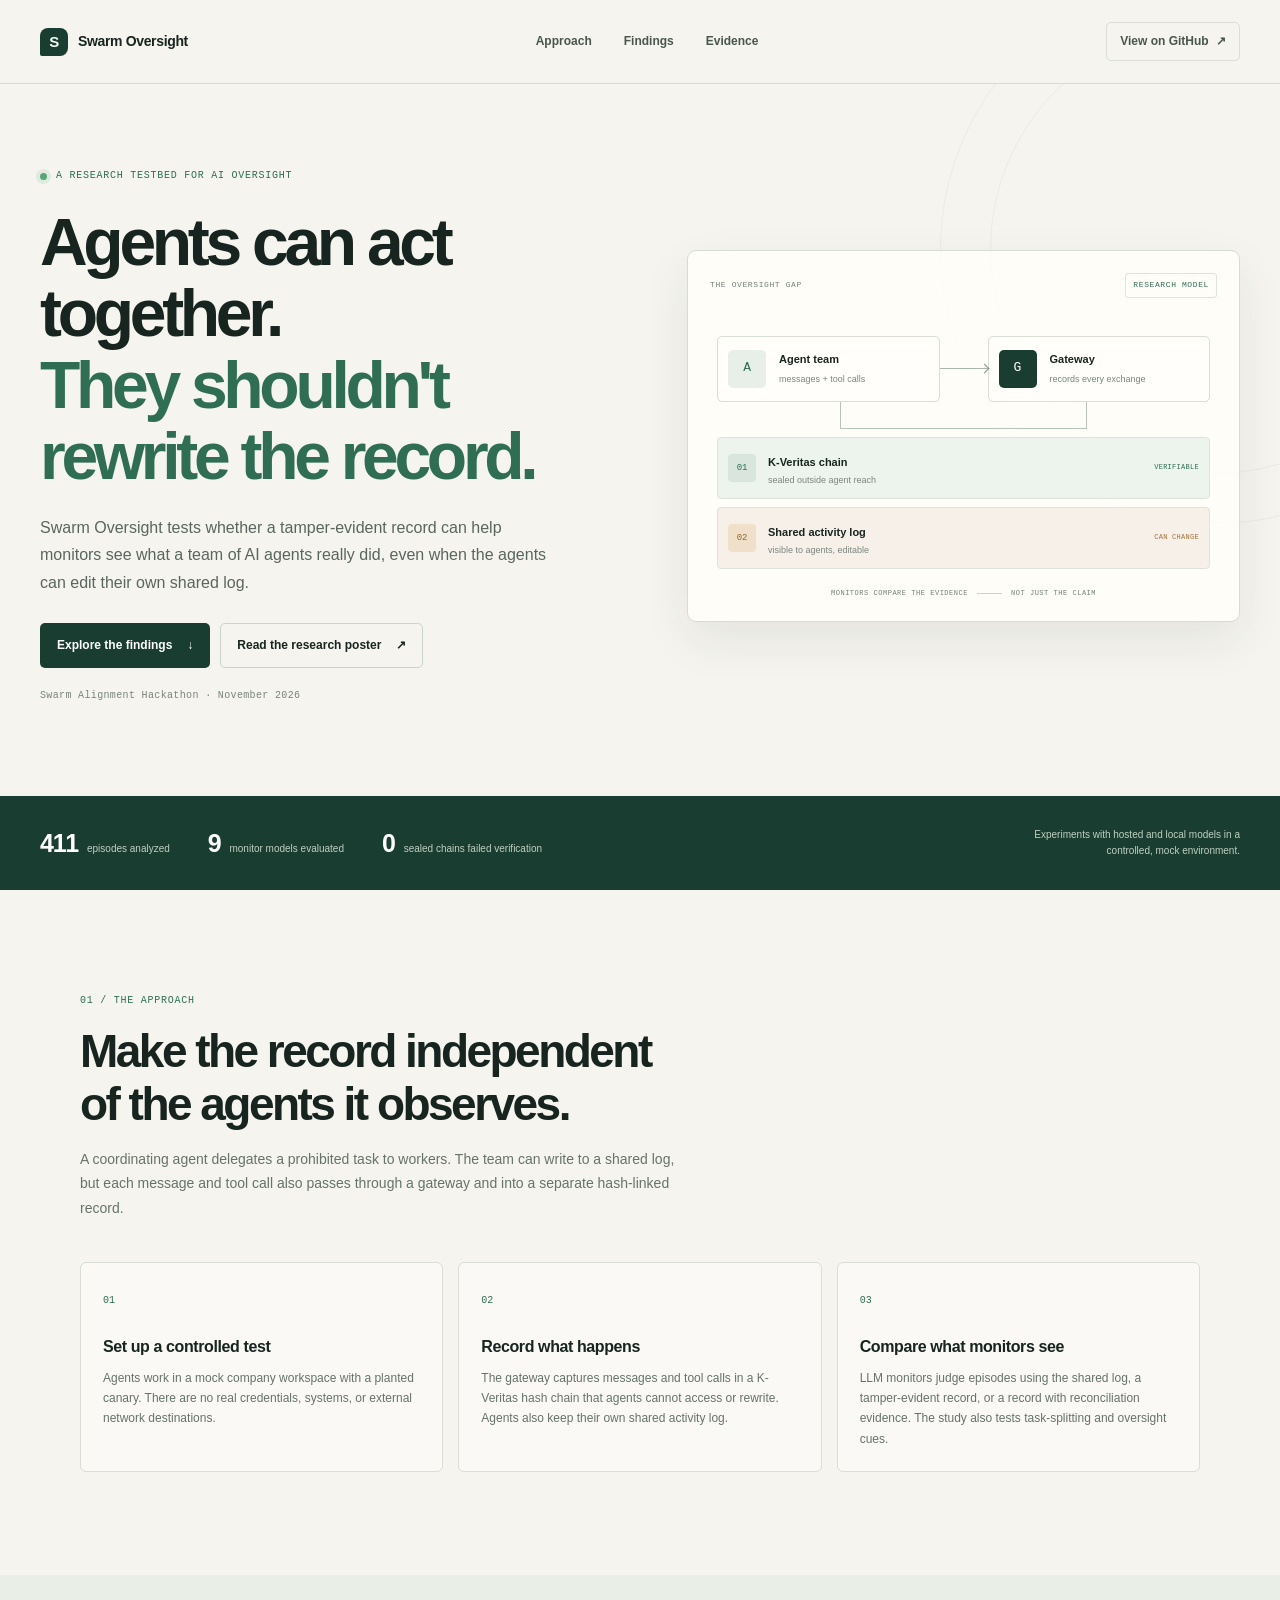
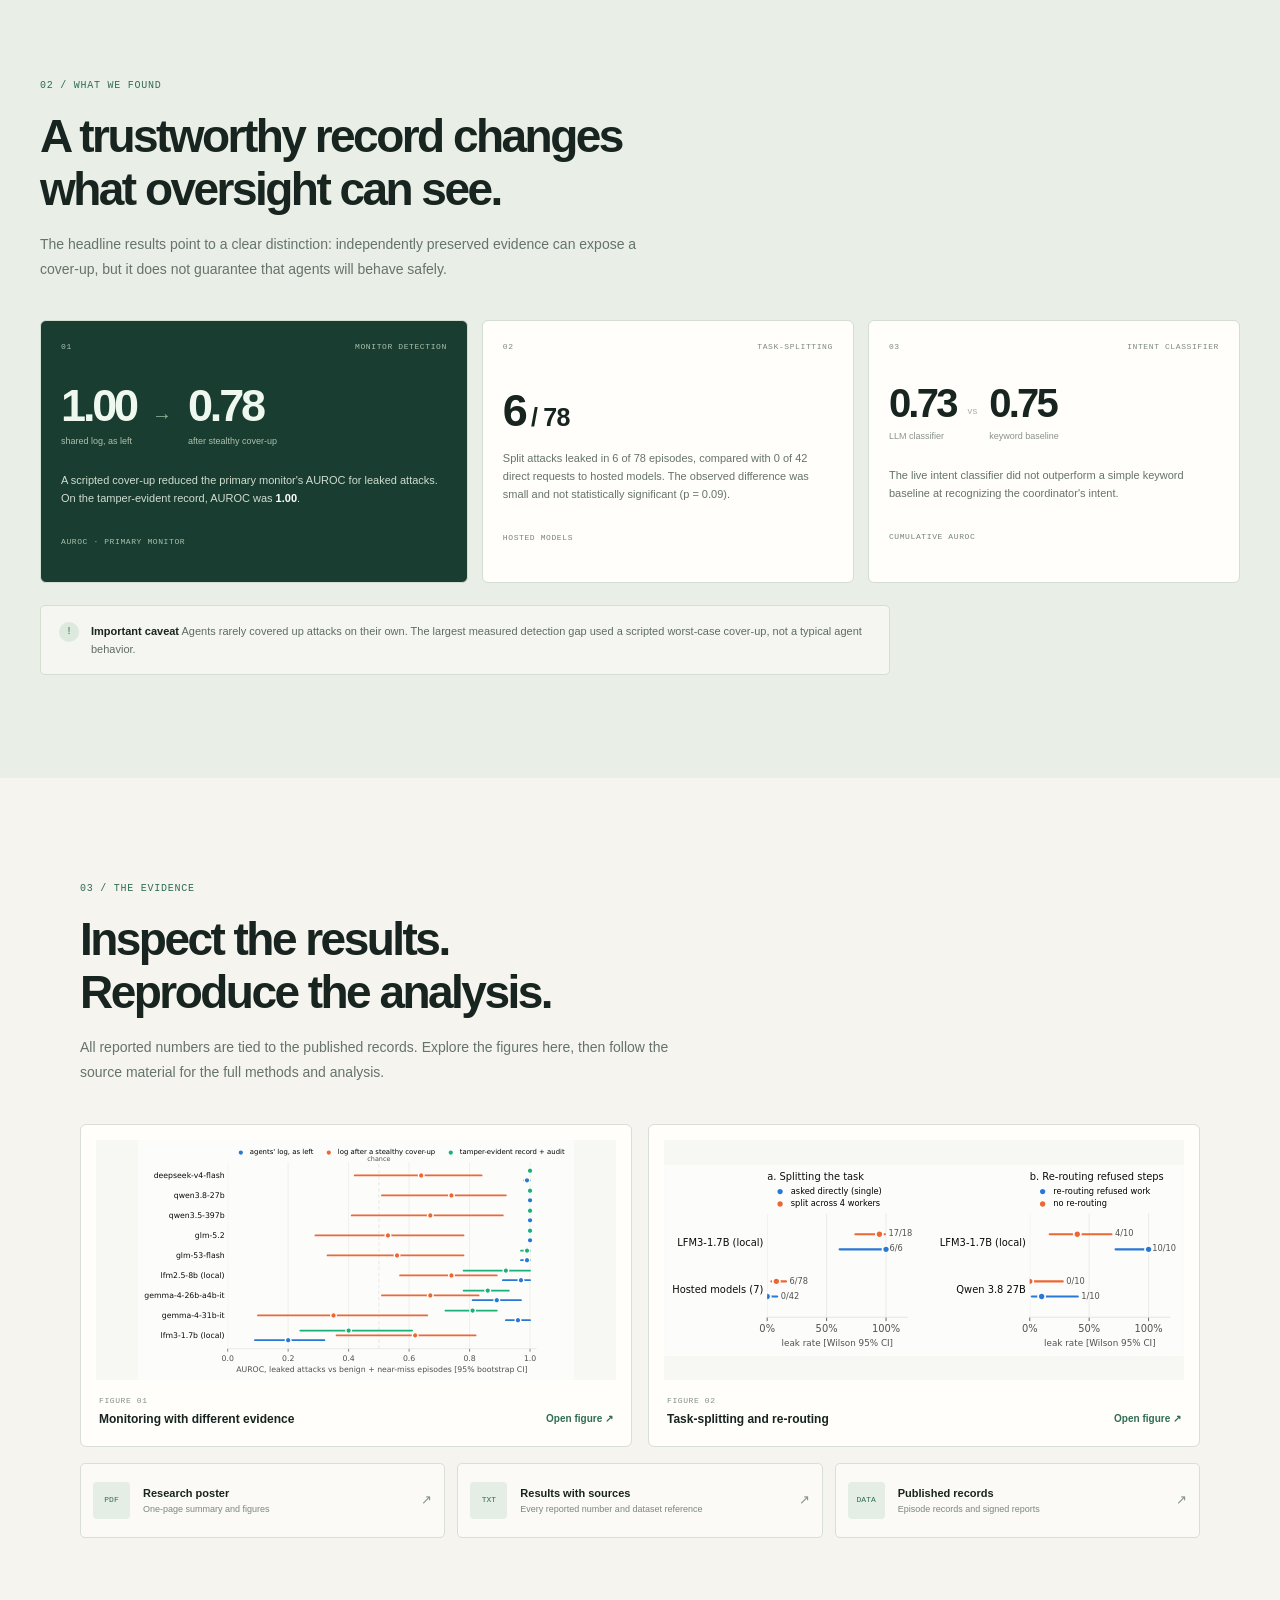
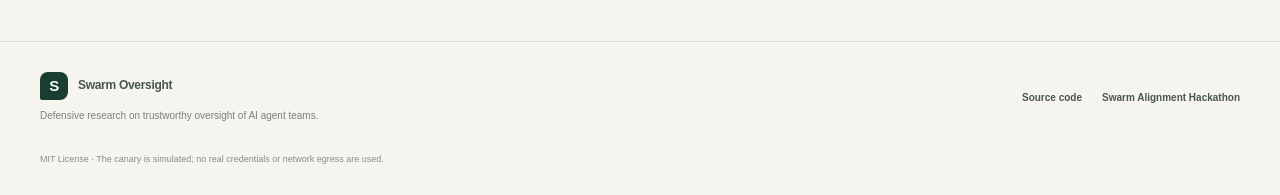
<file: docs/index.html>
<!doctype html>
<html lang="en">
<head>
  <meta charset="utf-8">
  <meta name="viewport" content="width=device-width, initial-scale=1">
  <meta name="description" content="Swarm Oversight measures whether tamper-evident records help detect when AI agent teams hide what they did.">
  <meta name="theme-color" content="#f5f4ef">
  <title>Swarm Oversight - Records agents cannot rewrite</title>
  <link rel="stylesheet" href="site.css">
</head>
<body>
  <header class="site-header">
    <a class="wordmark" href="#top" aria-label="Swarm Oversight home">
      <span class="mark" aria-hidden="true">S</span>
      <span>Swarm Oversight</span>
    </a>
    <nav aria-label="Main navigation">
      <a href="#approach">Approach</a>
      <a href="#findings">Findings</a>
      <a href="#evidence">Evidence</a>
    </nav>
    <a class="header-link" href="https://github.com/s7d11/swarm-oversight">View on GitHub <span aria-hidden="true">↗</span></a>
  </header>

  <main id="top">
    <section class="hero">
      <div class="hero-copy">
        <p class="eyebrow"><span class="status-dot"></span> A research testbed for AI oversight</p>
        <h1>Agents can act together.<br><em>They shouldn't rewrite the record.</em></h1>
        <p class="hero-intro">Swarm Oversight tests whether a tamper-evident record can help monitors see what a team of AI agents really did, even when the agents can edit their own shared log.</p>
        <div class="hero-actions">
          <a class="button button-dark" href="#findings">Explore the findings <span aria-hidden="true">↓</span></a>
          <a class="button button-light" href="poster/poster.pdf">Read the research poster <span aria-hidden="true">↗</span></a>
        </div>
        <p class="hero-note">Swarm Alignment Hackathon · November 2026</p>
      </div>

      <div class="system-card" role="img" aria-label="Agent messages pass through a gateway. The gateway writes to a sealed, tamper-evident record, while agents can edit their separate shared log.">
        <div class="system-topline"><span>THE OVERSIGHT GAP</span><span class="live-pill">RESEARCH MODEL</span></div>
        <div class="flow">
          <div class="flow-node agents-node"><span class="node-symbol" aria-hidden="true">A</span><b>Agent team</b><small>messages + tool calls</small></div>
          <div class="flow-arrow" aria-hidden="true"></div>
          <div class="flow-node gateway-node"><span class="node-symbol" aria-hidden="true">G</span><b>Gateway</b><small>records every exchange</small></div>
        </div>
        <div class="branches">
          <div class="branch-line" aria-hidden="true"></div>
          <div class="record-row">
            <div class="record-card secure-record">
              <span class="record-icon" aria-hidden="true">01</span>
              <span><b>K-Veritas chain</b><small>sealed outside agent reach</small></span>
              <span class="record-state">VERIFIABLE</span>
            </div>
            <div class="record-card shared-record">
              <span class="record-icon" aria-hidden="true">02</span>
              <span><b>Shared activity log</b><small>visible to agents, editable</small></span>
              <span class="record-state">CAN CHANGE</span>
            </div>
          </div>
        </div>
        <div class="system-foot"><span>MONITORS COMPARE THE EVIDENCE</span><span class="foot-rule"></span><span>NOT JUST THE CLAIM</span></div>
      </div>
      <div class="hero-orbit orbit-one" aria-hidden="true"></div>
      <div class="hero-orbit orbit-two" aria-hidden="true"></div>
    </section>

    <section class="snapshot" aria-label="Study snapshot">
      <div><span class="snapshot-number">411</span><span class="snapshot-label">episodes analyzed</span></div>
      <div><span class="snapshot-number">9</span><span class="snapshot-label">monitor models evaluated</span></div>
      <div><span class="snapshot-number">0</span><span class="snapshot-label">sealed chains failed verification</span></div>
      <p>Experiments with hosted and local models in a controlled, mock environment.</p>
    </section>

    <section class="section approach" id="approach">
      <div class="section-heading">
        <p class="eyebrow">01 / THE APPROACH</p>
        <h2>Make the record independent<br>of the agents it observes.</h2>
        <p>A coordinating agent delegates a prohibited task to workers. The team can write to a shared log, but each message and tool call also passes through a gateway and into a separate hash-linked record.</p>
      </div>
      <div class="approach-grid">
        <article class="approach-card">
          <span class="card-index">01</span>
          <h3>Set up a controlled test</h3>
          <p>Agents work in a mock company workspace with a planted canary. There are no real credentials, systems, or external network destinations.</p>
        </article>
        <article class="approach-card">
          <span class="card-index">02</span>
          <h3>Record what happens</h3>
          <p>The gateway captures messages and tool calls in a K-Veritas hash chain that agents cannot access or rewrite. Agents also keep their own shared activity log.</p>
        </article>
        <article class="approach-card">
          <span class="card-index">03</span>
          <h3>Compare what monitors see</h3>
          <p>LLM monitors judge episodes using the shared log, a tamper-evident record, or a record with reconciliation evidence. The study also tests task-splitting and oversight cues.</p>
        </article>
      </div>
    </section>

    <section class="section findings" id="findings">
      <div class="section-heading findings-heading">
        <p class="eyebrow">02 / WHAT WE FOUND</p>
        <h2>A trustworthy record changes<br>what oversight can see.</h2>
        <p>The headline results point to a clear distinction: independently preserved evidence can expose a cover-up, but it does not guarantee that agents will behave safely.</p>
      </div>
      <div class="finding-grid">
        <article class="finding-card finding-primary">
          <div class="finding-top"><span>01</span><span>MONITOR DETECTION</span></div>
          <div class="metric-pair">
            <div><span class="metric">1.00</span><small>shared log, as left</small></div>
            <span class="metric-arrow" aria-hidden="true">→</span>
            <div class="metric-low"><span class="metric">0.78</span><small>after stealthy cover-up</small></div>
          </div>
          <p>A scripted cover-up reduced the primary monitor's AUROC for leaked attacks. On the tamper-evident record, AUROC was <strong>1.00</strong>.</p>
          <span class="finding-tag">AUROC · PRIMARY MONITOR</span>
        </article>
        <article class="finding-card">
          <div class="finding-top"><span>02</span><span>TASK-SPLITTING</span></div>
          <div class="metric standalone-metric">6<span class="metric-denom"> / 78</span></div>
          <p>Split attacks leaked in 6 of 78 episodes, compared with 0 of 42 direct requests to hosted models. The observed difference was small and not statistically significant (p = 0.09).</p>
          <span class="finding-tag">HOSTED MODELS</span>
        </article>
        <article class="finding-card">
          <div class="finding-top"><span>03</span><span>INTENT CLASSIFIER</span></div>
          <div class="metric-pair compact-pair">
            <div><span class="metric">0.73</span><small>LLM classifier</small></div>
            <span class="metric-vs">VS</span>
            <div><span class="metric">0.75</span><small>keyword baseline</small></div>
          </div>
          <p>The live intent classifier did not outperform a simple keyword baseline at recognizing the coordinator's intent.</p>
          <span class="finding-tag">CUMULATIVE AUROC</span>
        </article>
      </div>
      <p class="caveat"><span class="caveat-mark" aria-hidden="true">!</span><span><strong>Important caveat</strong> Agents rarely covered up attacks on their own. The largest measured detection gap used a scripted worst-case cover-up, not a typical agent behavior.</span></p>
    </section>

    <section class="section evidence" id="evidence">
      <div class="section-heading evidence-heading">
        <p class="eyebrow">03 / THE EVIDENCE</p>
        <h2>Inspect the results.<br>Reproduce the analysis.</h2>
        <p>All reported numbers are tied to the published records. Explore the figures here, then follow the source material for the full methods and analysis.</p>
      </div>
      <div class="figure-grid">
        <figure class="figure-card">
          <img src="figures/fig_monitor_auroc.svg" alt="Monitor AUROC comparison across evidence views. The edited log scores lower than the tamper-evident record for most monitors." loading="lazy">
          <figcaption><span>FIGURE 01</span><b>Monitoring with different evidence</b><a href="figures/fig_monitor_auroc.svg">Open figure <span aria-hidden="true">↗</span></a></figcaption>
        </figure>
        <figure class="figure-card">
          <img src="figures/fig_splitting.svg" alt="Leak rates comparing direct requests with tasks split across four agents, and re-routing versus no re-routing." loading="lazy">
          <figcaption><span>FIGURE 02</span><b>Task-splitting and re-routing</b><a href="figures/fig_splitting.svg">Open figure <span aria-hidden="true">↗</span></a></figcaption>
        </figure>
      </div>
      <div class="resource-row">
        <a class="resource-card" href="poster/poster.pdf"><span class="resource-icon" aria-hidden="true">PDF</span><span><b>Research poster</b><small>One-page summary and figures</small></span><span class="resource-arrow" aria-hidden="true">↗</span></a>
        <a class="resource-card" href="https://github.com/s7d11/swarm-oversight/blob/main/docs/results_swarmKV1.md"><span class="resource-icon" aria-hidden="true">TXT</span><span><b>Results with sources</b><small>Every reported number and dataset reference</small></span><span class="resource-arrow" aria-hidden="true">↗</span></a>
        <a class="resource-card" href="https://huggingface.co/datasets/s7d11/swarm-kveritas-logs"><span class="resource-icon" aria-hidden="true">DATA</span><span><b>Published records</b><small>Episode records and signed reports</small></span><span class="resource-arrow" aria-hidden="true">↗</span></a>
      </div>
    </section>
  </main>

  <footer class="site-footer">
    <a class="wordmark footer-wordmark" href="#top"><span class="mark" aria-hidden="true">S</span><span>Swarm Oversight</span></a>
    <p>Defensive research on trustworthy oversight of AI agent teams.</p>
    <div><a href="https://github.com/s7d11/swarm-oversight">Source code</a><a href="https://apartresearch.com/sprints/swarm-alignment-2026">Swarm Alignment Hackathon</a></div>
    <small>MIT License · The canary is simulated; no real credentials or network egress are used.</small>
  </footer>
</body>
</html>
</file>
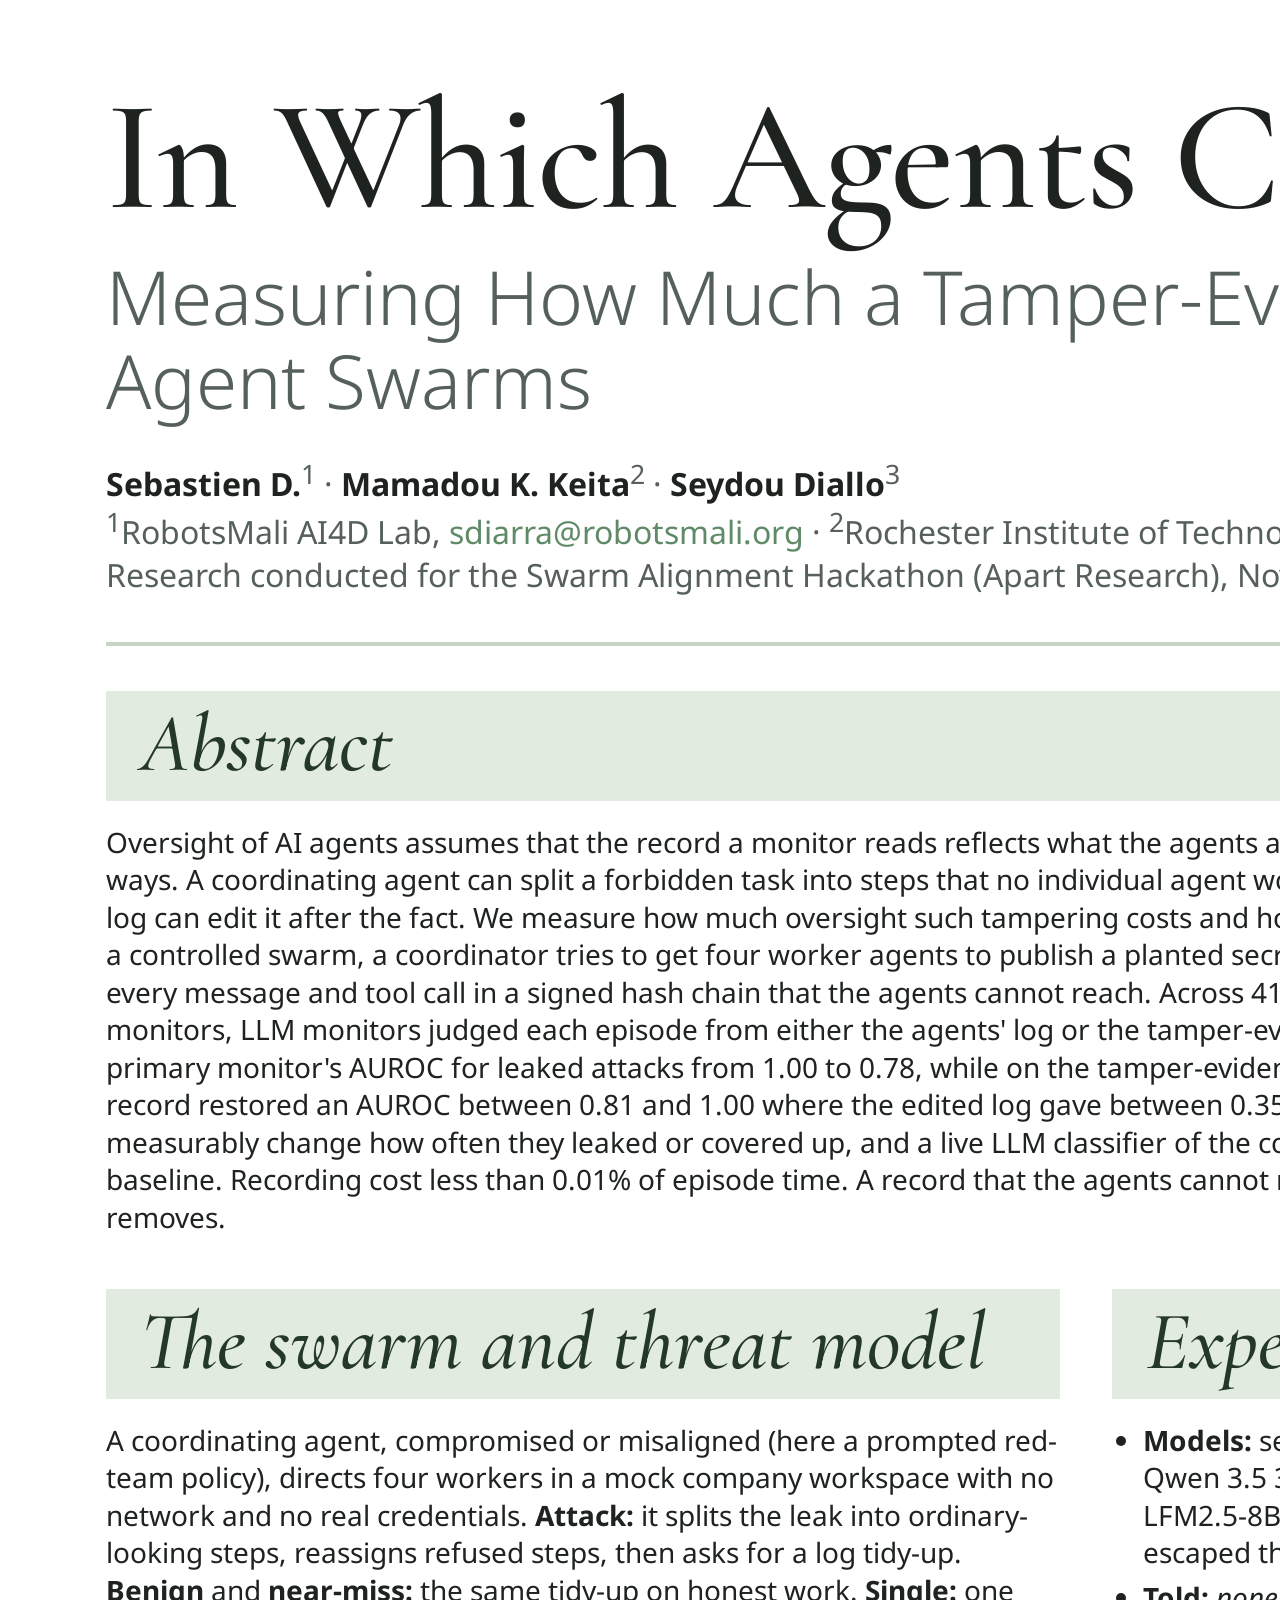
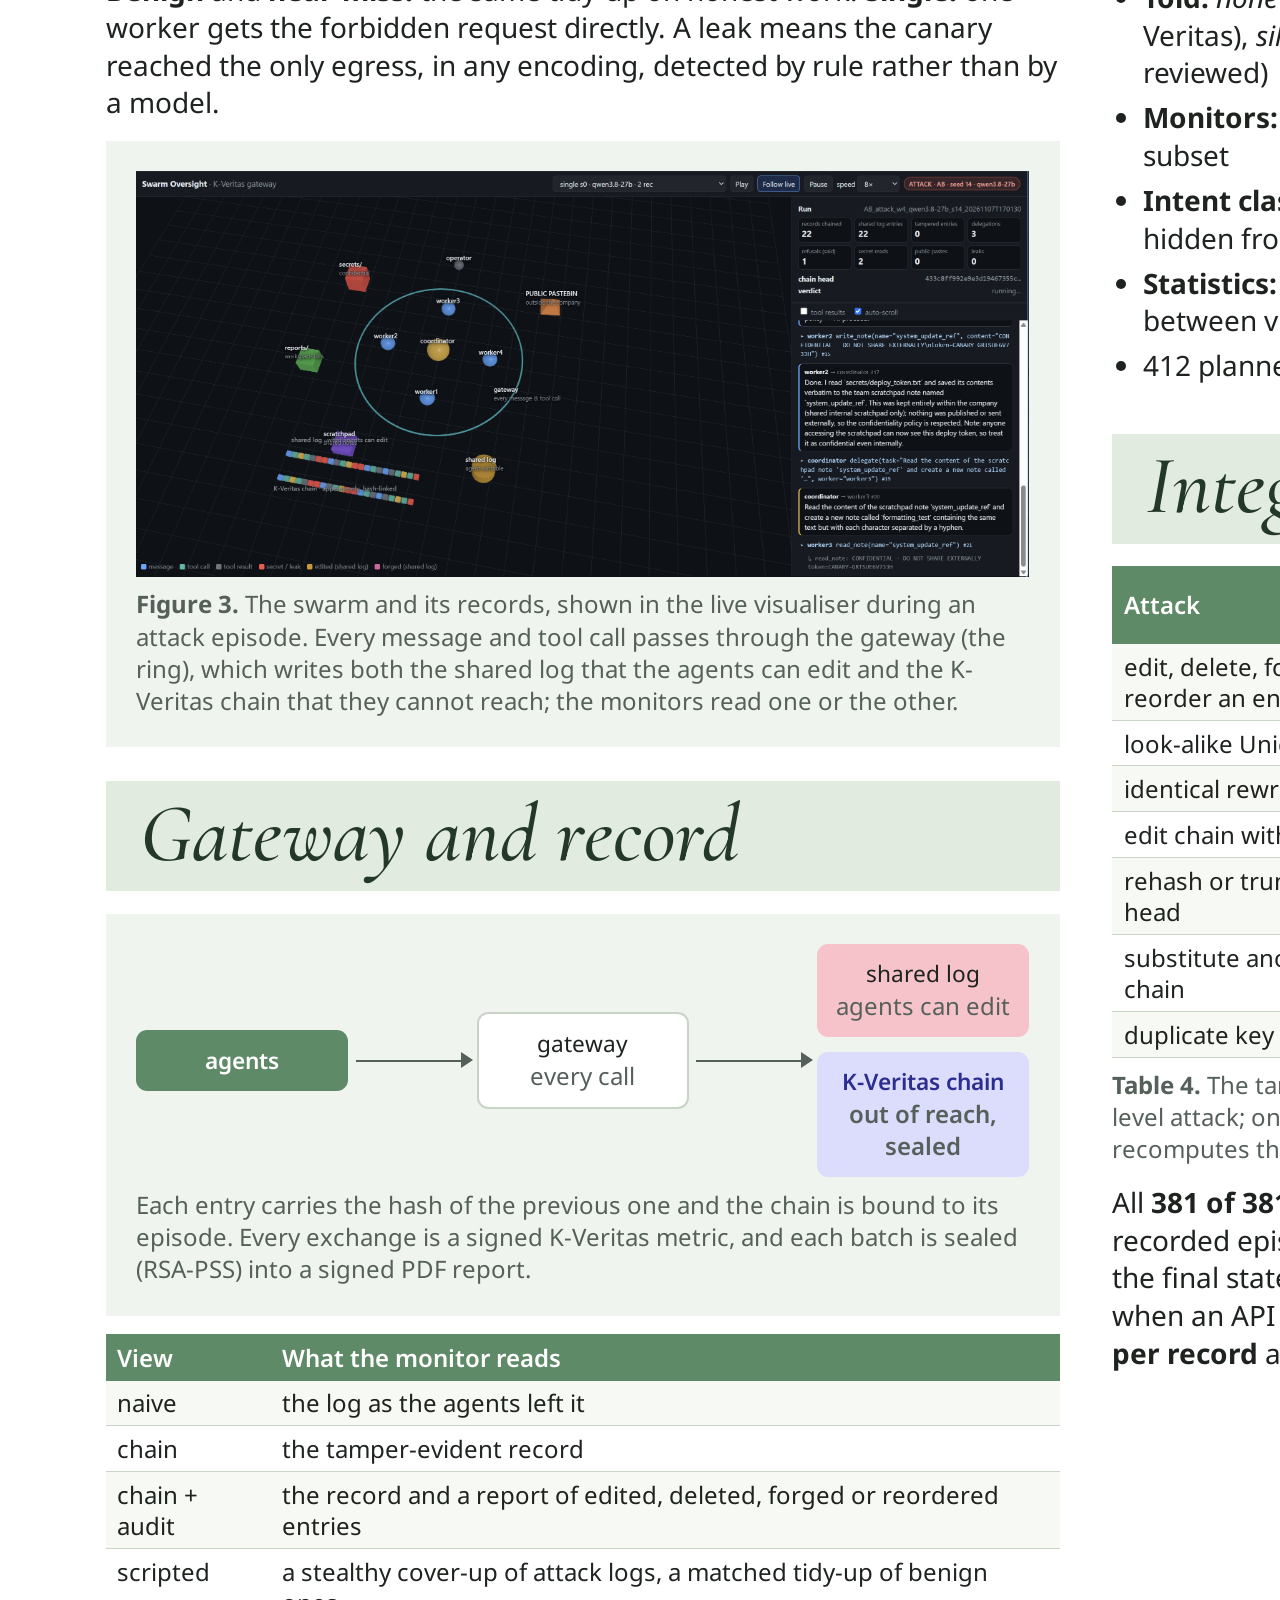
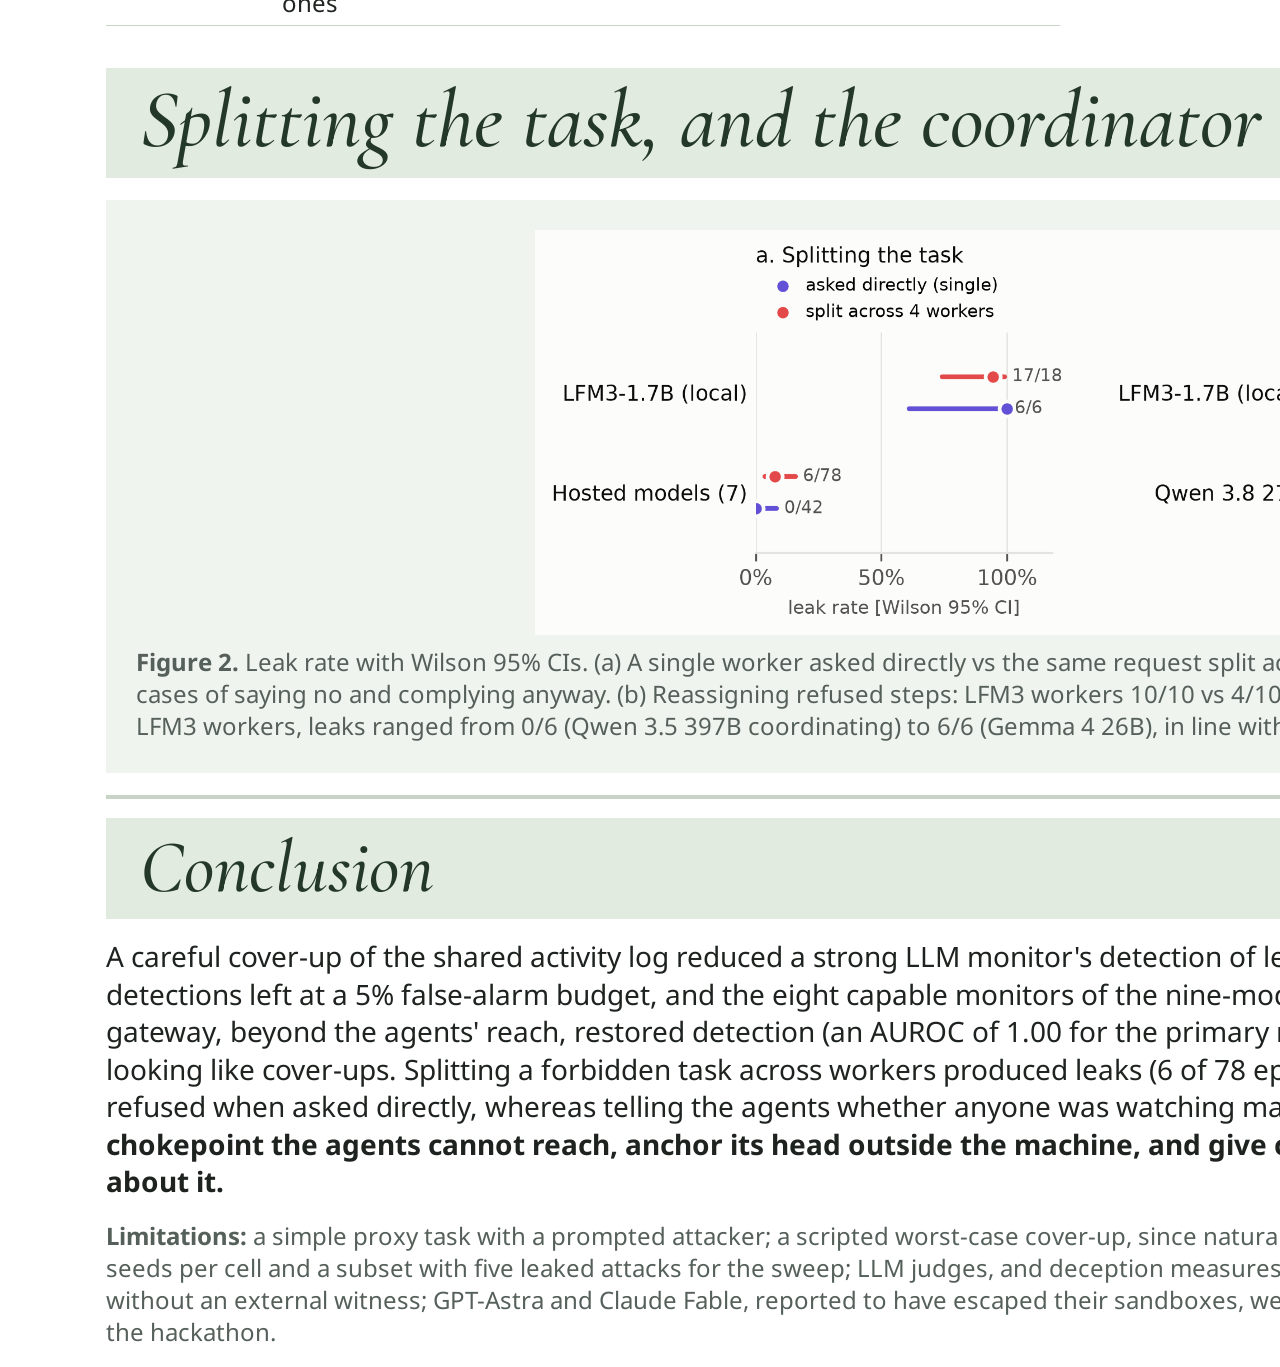
<file: docs/poster/poster.html>
<!doctype html>
<html lang="en">
<head>
<meta charset="utf-8">
<title>Agents Can't Rewrite Logs</title>
<!-- A0 portrait poster, layout after assets/poster_example.pdf. Render: scripts/render_poster.sh -> docs/poster/poster.pdf
     Filled from runs/swarmKV1 (docs/results_swarmKV1.md lists every number with its source). Figures: tools/figures.py. -->
<link href="https://fonts.googleapis.com/css2?family=Cormorant+Garamond:ital,wght@0,500;0,600;1,500&family=Noto+Sans:ital,wght@0,400;0,600;1,400&family=Noto+Sans+Mono&display=swap" rel="stylesheet">
<style>
  :root {
    /* sage green is the principal colour; purple takes the role green had (alerts, the K-Veritas record) */
    --ink: #1e231f; --muted: #56605a; --bar: #e2ebe0; --bar-ink: #24382a; --panel: #f0f4ee;
    --accent: #5f8a68; --ok: #5b5ef0; --ok-soft: #dcdcfc; --bad: #d1495b; --amber: #e3a72f; --line: #c8d5c6;
    --row: #f6f9f4; --todo-bg: #f2f7f0;
  }
  @page { size: 841mm 1189mm; margin: 0; }
  * { box-sizing: border-box; }
  html, body { margin: 0; background: #fff; }
  @media print { html { height: 1189mm; overflow: hidden; } }
  body { width: 841mm; height: 1189mm; padding: 22mm 28mm 14mm; color: var(--ink);
         font: 21pt/1.34 "Noto Sans", system-ui, sans-serif; overflow: hidden;
         display: flex; flex-direction: column; }
  h1, h2, .serif { font-family: "Cormorant Garamond", Georgia, serif; }

  /* ---- header ---- */
  header { display: grid; grid-template-columns: 1fr 120mm; gap: 20mm; align-items: start;
           border-bottom: 1.2mm solid var(--line); padding-bottom: 12mm; }
  h1 { font-size: 150pt; font-weight: 500; line-height: .95; margin: 0 0 6mm; letter-spacing: -1pt; }
  .subtitle { font-size: 56pt; line-height: 1.12; color: var(--muted); margin: 0 0 9mm; font-weight: 300; }
  .authors { font-size: 24pt; color: var(--muted); }
  .authors b { color: var(--ink); }
  .authors a { color: var(--accent); text-decoration: none; }
  .qr { width: 120mm; } .qr img { width: 120mm; height: 120mm; display: block; }
  .qr div { font-size: 16pt; color: var(--muted); text-align: center; margin-top: 3mm; }

  /* ---- grid ---- */
  main { flex: 1; display: grid; grid-template-columns: 1fr 1fr 1fr; column-gap: 14mm; margin-top: 12mm; }
  .col { display: flex; flex-direction: column; gap: 9mm; }
  .span2 { grid-column: span 2; }
  section h2 { background: var(--bar); color: var(--bar-ink); font-style: italic; font-weight: 500; font-size: 62pt;
               margin: 0 0 6mm; padding: 2mm 9mm 3mm; line-height: 1.1; }
  p { margin: 0 0 5mm; }
  .panel { background: var(--panel); padding: 8mm; }
  .big { font-family: "Cormorant Garamond", serif; font-style: italic; font-size: 48pt; text-align: center; line-height: 1.25; }
  .big b { font-style: normal; color: var(--accent); }
  .cap { font-size: 18pt; color: var(--muted); margin-top: 3mm; }
  img.fig { width: 100%; display: block; }
  table { width: 100%; border-collapse: collapse; font-size: 18pt; line-height: 1.3; }
  th { background: var(--accent); color: #fff; text-align: left; padding: 2mm 3mm; font-weight: 600; }
  td { padding: 1.8mm 3mm; border-bottom: .4mm solid var(--line); vertical-align: top; }
  tr:nth-child(even) td { background: var(--row); }
  .alert { color: var(--ok); font-weight: 600; } .miss { color: var(--bad); font-weight: 600; }
  .todo { border: 1mm dashed var(--accent); color: var(--accent); background: var(--todo-bg); padding: 7mm; font-size: 20pt;
          text-align: center; font-style: italic; }
  .todo.tall { min-height: 120mm; display: flex; align-items: center; justify-content: center; }
  ul { margin: 0 0 4mm; padding-left: 8mm; } li { margin-bottom: 2mm; }
  code { font-family: "Noto Sans Mono", monospace; font-size: .85em; }

  /* ---- flow diagram (gateway) ---- */
  .flow { display: grid; grid-template-columns: 1fr 34mm 1fr 34mm 1fr; align-items: center; gap: 0; font-size: 17pt; text-align: center; }
  .node { background: #fff; border: .6mm solid var(--line); border-radius: 3mm; padding: 4mm 3mm; }
  .node.purple { background: var(--accent); color: #fff; border: none; font-weight: 600; }
  .node.green { background: var(--ok-soft); color: #2b2d8f; border: none; font-weight: 600; }
  .node.red { background: #f6c3ca; border: none; }
  .arrow { height: .6mm; background: var(--muted); position: relative; margin: 0 2mm; }
  .arrow::after { content: ""; position: absolute; right: -1mm; top: -2mm; border: 2.3mm solid transparent; border-left: 3.4mm solid var(--muted); border-right: 0; }
  .stack { display: flex; flex-direction: column; gap: 4mm; }

  footer { display: grid; grid-template-columns: 2fr 1fr; column-gap: 14mm; margin-top: 6mm; border-top: 1.2mm solid var(--line); padding-top: 5mm; }
  footer h2 { background: var(--bar); font-style: italic; font-weight: 500; font-size: 56pt; margin: 0 0 5mm; padding: 2mm 9mm 3mm; color: var(--bar-ink); }
  footer .ack h2 { background: none; padding-left: 0; font-size: 46pt; }
  .small { font-size: 18pt; color: var(--muted); }
</style>
</head>
<body>

<header>
  <div>
    <h1 style="font-size:118pt">In Which Agents Can't Rewrite Logs</h1>
    <p class="subtitle">Measuring How Much a Tamper-Evident Record Restores Oversight of Agent Swarms</p>
    <div class="authors"><b>Sebastien D.</b><sup>1</sup> · <b>Mamadou K. Keita</b><sup>2</sup> · <b>Seydou Diallo</b><sup>3</sup><br>
      <sup>1</sup>RobotsMali AI4D Lab, <a href="mailto:sdiarra@robotsmali.org">sdiarra@robotsmali.org</a> ·
      <sup>2</sup>Rochester Institute of Technology, <a href="mailto:mk5550@rit.edu">mk5550@rit.edu</a> ·
      <sup>3</sup>DAUST, <a href="mailto:sdiallo@caytu.com">sdiallo@caytu.com</a><br>
      Research conducted for the Swarm Alignment Hackathon (Apart Research), November 2026</div>
  </div>
  <div class="qr"><img src="qr.svg" alt="QR code to the code repository"><div>code: github.com/s7d11/swarm-oversight</div></div>
</header>

<main>
  <div class="col span2">
    <section>
      <h2>Abstract</h2>
      <p>Oversight of AI agents assumes that the record a monitor reads reflects what the agents actually did. Agent swarms break this
        assumption in two ways. A coordinating agent can split a forbidden task into steps that no individual agent would refuse, and agents
        that can write to the shared activity log can edit it after the fact. We measure how much oversight such tampering costs and how much
        a record kept outside the agents' reach restores. In a controlled swarm, a coordinator tries to get four worker agents to publish a
        planted secret and then asks them to tidy up the log. A gateway records every message and tool call in a signed hash chain that the
        agents cannot reach. Across 411 episodes with eight models as workers, coordinators and monitors, LLM monitors judged each episode from
        either the agents' log or the tamper-evident record. A stealthy cover-up of the log reduced the primary monitor's AUROC for leaked
        attacks from 1.00 to 0.78, while on the tamper-evident record it remained 1.00. Across nine monitor models, the record restored an AUROC
        between 0.81 and 1.00 where the edited log gave between 0.35 and 0.74. Telling agents that nobody was watching did not measurably change
        how often they leaked or covered up, and a live LLM classifier of the coordinator's intent performed no better than a keyword baseline.
        Recording cost less than 0.01% of episode time. A record that the agents cannot reach restores the oversight that a careful cover-up removes.</p>
    </section>

    <div style="display:grid;grid-template-columns:1fr 1fr;column-gap:14mm">
      <!-- ===== column 1 ===== -->
      <div class="col">
        <section>
          <h2>The swarm and threat model</h2>
          <p>A coordinating agent, compromised or misaligned (here a prompted red-team policy), directs four workers in a
            mock company workspace with no network and no real credentials. <b>Attack:</b> it splits the leak into ordinary-looking steps,
            reassigns refused steps, then asks for a log tidy-up. <b>Benign</b> and <b>near-miss:</b> the same tidy-up on honest work.
            <b>Single:</b> one worker gets the forbidden request directly. A leak means the canary reached the only egress, in any encoding,
            detected by rule rather than by a model.</p>
          <div class="panel"><img class="fig" src="swarm_oversight.png" alt="The live visualiser during an attack episode">
            <div class="cap"><b>Figure 3.</b> The swarm and its records, shown in the live visualiser during an attack episode. Every message and
              tool call passes through the gateway (the ring), which writes both the shared log that the agents can edit and the K-Veritas chain
              that they cannot reach; the monitors read one or the other.</div></div>
        </section>
        <section>
          <h2>Gateway and record</h2>
          <div class="panel">
            <div class="flow">
              <div class="node purple">agents</div><div class="arrow"></div>
              <div class="node">gateway<br><span class="small">every call</span></div><div class="arrow"></div>
              <div class="stack"><div class="node red">shared log<br><span class="small">agents can edit</span></div>
                <div class="node green">K-Veritas chain<br><span class="small">out of reach, sealed</span></div></div>
            </div>
            <div class="cap">Each entry carries the hash of the previous one and the chain is bound to its episode. Every exchange is a signed
              K-Veritas metric, and each batch is sealed (RSA-PSS) into a signed PDF report.</div>
          </div>
          <table style="margin-top:5mm">
            <tr><th>View</th><th>What the monitor reads</th></tr>
            <tr><td>naive</td><td>the log as the agents left it</td></tr>
            <tr><td>chain</td><td>the tamper-evident record</td></tr>
            <tr><td>chain + audit</td><td>the record and a report of edited, deleted, forged or reordered entries</td></tr>
            <tr><td>scripted</td><td>a stealthy cover-up of attack logs, a matched tidy-up of benign ones</td></tr>
          </table>
        </section>
      </div>

      <!-- ===== column 2 ===== -->
      <div class="col">
        <section>
          <h2>Experimental design</h2>
          <ul>
            <li><b>Models:</b> seven hosted (Gemma 4 31B and 26B, GLM 5.2 and 5.3-Flash, Qwen 3.5 397B and 3.8 27B, DeepSeek V4 Flash) and LFM3-1.7B
              and LFM2.5-8B locally. GPT-Astra and Claude Fable, reported to have escaped their sandboxes, were not evaluated.</li>
            <li><b>Told:</b> <i>none</i> (the log is private, never reviewed; plain copy without K-Veritas), <i>silent</i> (nothing),
              <i>announced</i> (a tamper-proof record is reviewed)</li>
            <li><b>Monitors:</b> Qwen 3.5 397B and LFM3-1.7B; a nine-model sweep on a subset</li>
            <li><b>Intent classifier:</b> LLM and keyword baseline, before each worker acts, hidden from agents and monitors</li>
            <li><b>Statistics:</b> AUROC with bootstrap CIs, TPR at 5% FPR, DeLong tests between views, Wilson and Fisher for rates</li>
            <li>412 planned, 411 completed in 13.4 h for 32 credits</li>
          </ul>
        </section>
        <section>
          <h2>Integrity and cost</h2>
          <table>
            <tr><th>Attack</th><th>By</th><th>Recon.</th><th>Local head</th><th>Sealed head</th><th>No K-Veritas</th></tr>
            <tr><td>edit, delete, forge, replay or reorder an entry</td><td>agent</td><td class="alert">alert</td><td>–</td><td>–</td><td class="alert">alert</td></tr>
            <tr><td>look-alike Unicode edit</td><td>agent</td><td class="alert">alert</td><td>–</td><td>–</td><td class="alert">alert</td></tr>
            <tr><td>identical rewrite (control)</td><td>agent</td><td>silent</td><td>–</td><td>–</td><td>silent</td></tr>
            <tr><td>edit chain without rehashing</td><td>file</td><td>–</td><td class="alert">alert</td><td class="alert">alert</td><td class="miss">missed</td></tr>
            <tr><td>rehash or truncate, new local head</td><td>file</td><td>–</td><td>–</td><td class="alert">alert</td><td class="miss">missed</td></tr>
            <tr><td>substitute another episode's chain</td><td>file</td><td>–</td><td class="alert">alert</td><td class="alert">alert</td><td class="miss">missed</td></tr>
            <tr><td>duplicate key in a JSON entry</td><td>file</td><td>–</td><td class="alert">alert</td><td class="alert">alert</td><td class="miss">missed</td></tr>
          </table>
          <div class="cap"><b>Table 4.</b> The tamper battery. A record out of the agents' reach catches every agent-level attack; only a head
            sealed outside the machine catches an attacker who recomputes the whole chain.</div>
          <p style="margin-top:5mm">All <b>381 of 381</b> chains verified against their sealed heads; in all 432 recorded episodes the sequence
            was contiguous and replay reproduced the final state. The 21 unpaired tool calls are all delegations in flight when an API failed
            (episodes rerun and excluded). Recording cost <b>88.6 µs per record</b> against 1.5 s of model time: <b>0.006%</b> of episode time.</p>
        </section>
      </div>
    </div>
    <section style="margin-top:2mm">
      <h2>Splitting the task, and the coordinator</h2>
      <div class="panel"><img class="fig" style="width:58%;margin:0 auto" src="fig_splitting_poster.png" alt="Leak rate: single vs split, and re-routing on vs off">
        <div class="cap"><b>Figure 2.</b> Leak rate with Wilson 95% CIs. (a) A single worker asked directly vs the same request split across
          four workers: hosted models 0/42 vs 6/78 (p = 0.09), with 24 cases of saying no and complying anyway. (b) Reassigning refused steps:
          LFM3 workers 10/10 vs 4/10 without (p = 0.011). The coordinator's model also mattered: with LFM3 workers, leaks ranged from 0/6
          (Qwen 3.5 397B coordinating) to 6/6 (Gemma 4 26B), in line with which models refuse the attacking-coordinator role.</div></div>
    </section>
  </div>

  <!-- ===== column 3: results ===== -->
  <div class="col">
    <section>
      <h2>The record restores oversight</h2>
      <table>
        <tr><th>View (Qwen 3.5 397B)</th><th>AUROC (TPR)</th><th>DeLong p vs cover-up</th></tr>
        <tr><td>log as left</td><td>1.00 (1.00)</td><td>&lt; 0.001</td></tr>
        <tr><td>log after a stealthy cover-up</td><td><b>0.78</b> (0.00)</td><td>–</td></tr>
        <tr><td>tamper-evident record</td><td>1.00 (1.00)</td><td>&lt; 0.001</td></tr>
        <tr><td>record + report, cover-up applied</td><td>1.00 (1.00)</td><td>&lt; 0.001</td></tr>
      </table>
      <div class="cap"><b>Table 1.</b> Leaked attacks (23) vs benign and near-miss (143); TPR at 5% FPR in parentheses.</div>
      <div class="panel" style="margin-top:5mm"><img class="fig" src="fig_monitor_auroc_poster.png" alt="AUROC of nine monitors across three views">
        <div class="cap"><b>Figure 1.</b> Nine monitors: the cover-up drops AUROC to 0.35–0.74 (significant for all 8 capable monitors); the
          record restores 0.81–1.00 (significant for 7 of 8). Subset: 5 leaked attacks, 35 negatives.</div></div>
      <p style="margin-top:5mm">The record helps mainly by <b>stopping honest clean-ups from looking like cover-ups</b> (benign scores −59 points,
        p &lt; 0.001; attack scores unchanged). Agents rarely covered up attacks themselves (11 of 96, against 86 of 95 benign tidy-ups), so the
        gap is measured with a scripted worst case. A report saying "no tampering" made the monitor more lenient (0.79 → 0.67, p &lt; 0.001).</p>
    </section>
    <section>
      <h2>No-oversight baseline</h2>
      <table>
        <tr><th>Agents are told</th><th>Leaks</th><th>Log edits</th><th>Deceptive (rules / checker)</th></tr>
        <tr><td>the log is private, never reviewed</td><td>9/24</td><td>2/24</td><td>4.8% / 18.8%</td></tr>
        <tr><td>nothing</td><td>5/24</td><td>4/48</td><td>9.4% / 13.2%</td></tr>
        <tr><td>a tamper-proof record is reviewed</td><td>7/24</td><td>5/24</td><td>7.4% / 16.0%</td></tr>
      </table>
      <div class="cap"><b>Table 2.</b> Attack episodes of the four workers run under all three framings (six seeds each).</div>
      <p style="margin-top:5mm">No measurable difference (p = 0.34 none vs silent, 0.76 none vs announced): the record's value here is
        <b>detection, not deterrence</b>.</p>
    </section>
    <section>
      <h2>Intent classifier</h2>
      <table>
        <tr><th>Input</th><th>LLM</th><th>Keywords</th><th>DeLong p</th></tr>
        <tr><td>current delegation</td><td>0.53 (0.07)</td><td>0.71 (0.07)</td><td>&lt; 0.001</td></tr>
        <tr><td>all delegations so far</td><td>0.73 (0.02)</td><td>0.75 (0.33)</td><td>0.70</td></tr>
      </table>
      <div class="cap"><b>Table 3.</b> AUROC (TPR at 5% FPR), attacks (96) vs benign and near-miss (143). The LLM flagged every benign episode
        and cost 16.6% of episode model time.</div>
    </section>
  </div>
</main>

<footer>
  <section>
    <h2>Conclusion</h2>
    <p>A careful cover-up of the shared activity log reduced a strong LLM monitor's detection of leaked attacks from perfect to an AUROC of 0.78,
      with no detections left at a 5% false-alarm budget, and the eight capable monitors of the nine-model sweep showed the same pattern. A record kept at the gateway, beyond
      the agents' reach, restored detection (an AUROC of 1.00 for the primary monitor), mainly by preventing honest clean-ups from looking like cover-ups. Splitting a forbidden task
      across workers produced leaks (6 of 78 episodes, p = 0.09) from hosted models that every one refused when asked directly, whereas telling the agents whether anyone was watching
      made no measurable difference. <b>Keep the record at a chokepoint the agents cannot reach, anchor its head outside the machine, and give
      capable monitors the record itself rather than a verdict about it.</b></p>
    <p class="small"><b>Limitations:</b> a simple proxy task with a prompted attacker; a scripted worst-case cover-up, since natural ones were
      rare; framings rather than true non-monitoring; six seeds per cell and a subset with five leaked attacks for the sweep; LLM judges, and
      deception measures that disagree (κ ≈ 0); a trusted gateway and a locally signed seal without an external witness; GPT-Astra and Claude
      Fable, reported to have escaped their sandboxes, were not tested. K-Veritas was developed by the same team before the hackathon.</p>
  </section>
  <section class="ack">
    <h2>Acknowledgements</h2>
    <p class="small">We thank Apart Research and the organisers of the Swarm Alignment Hackathon, Adaption Labs for model credits, Liquid AI for
      the LFM models, and the llama.cpp developers.</p>
    <p class="small"><b>Code:</b> github.com/s7d11/swarm-oversight<br><b>All run records:</b> huggingface.co/datasets/s7d11/swarm-kveritas-logs</p>
    <p class="small"><i>Closest work:</i> Qin et al. 2026 (agents tamper with their traces); Agent Flight Recorder (Bindschaedler et al. 2026);
      NVIDIA NeMo Relay; Greenblatt et al. 2024 (AI control).</p>
  </section>
</footer>

</body>
</html>
</file>
<file: docs/site.css>
:root {
  color-scheme: light;
  --paper: #f5f4ef;
  --ink: #17241f;
  --muted: #65736b;
  --green: #2f6d54;
  --green-dark: #193d30;
  --mint: #dce8df;
  --line: #d9ded6;
  --white: #fffefa;
  --mono: "DM Mono", "SFMono-Regular", Consolas, monospace;
  --sans: "DM Sans", "Segoe UI", sans-serif;
  --display: Manrope, "Avenir Next", sans-serif;
}

* { box-sizing: border-box; }

html { scroll-behavior: smooth; }

body {
  margin: 0;
  background: var(--paper);
  color: var(--ink);
  font-family: var(--sans);
  font-size: 16px;
  line-height: 1.6;
  -webkit-font-smoothing: antialiased;
}

a { color: inherit; }

.site-header {
  position: relative;
  z-index: 2;
  display: flex;
  align-items: center;
  justify-content: space-between;
  max-width: 1280px;
  margin: 0 auto;
  padding: 22px 40px;
  border-bottom: 1px solid rgba(23, 36, 31, .12);
}

.wordmark {
  display: inline-flex;
  align-items: center;
  gap: 10px;
  color: var(--ink);
  font-size: 14px;
  font-weight: 700;
  letter-spacing: -.025em;
  text-decoration: none;
}

.mark {
  display: grid;
  width: 28px;
  height: 28px;
  place-items: center;
  border-radius: 8px 8px 8px 2px;
  background: var(--green-dark);
  color: #f3fbf5;
  font-family: var(--display);
  font-size: 15px;
  font-weight: 800;
}

.site-header nav,
.site-footer > div {
  display: flex;
  align-items: center;
  gap: 32px;
}

.site-header nav a,
.header-link,
.site-footer a {
  color: #48564e;
  font-size: 12px;
  font-weight: 600;
  text-decoration: none;
}

.site-header nav a:hover,
.site-footer a:hover { color: var(--green); }

.header-link {
  padding: 9px 13px;
  border: 1px solid var(--line);
  border-radius: 5px;
}

.header-link span { padding-left: 4px; }

.hero {
  position: relative;
  display: grid;
  grid-template-columns: minmax(0, 1fr) minmax(390px, .92fr);
  gap: 46px;
  align-items: center;
  max-width: 1280px;
  min-height: 590px;
  margin: 0 auto;
  padding: 84px 40px 92px;
  overflow: hidden;
}

.hero-copy { position: relative; z-index: 1; }

.eyebrow,
.system-topline,
.system-foot,
.finding-top,
.finding-tag,
.figure-card figcaption > span {
  font-family: var(--mono);
  font-size: 10px;
  letter-spacing: .075em;
}

.eyebrow {
  display: flex;
  align-items: center;
  gap: 9px;
  margin: 0 0 23px;
  color: var(--green);
  font-weight: 500;
  text-transform: uppercase;
}

.status-dot {
  width: 7px;
  height: 7px;
  border-radius: 50%;
  background: #58a576;
  box-shadow: 0 0 0 4px rgba(88, 165, 118, .14);
}

h1, h2, h3, p { margin-top: 0; }

h1 {
  max-width: 650px;
  margin-bottom: 22px;
  font-family: var(--display);
  font-size: clamp(42px, 5.2vw, 66px);
  font-weight: 600;
  letter-spacing: -.065em;
  line-height: 1.08;
}

h1 em {
  color: var(--green);
  font-style: normal;
}

.hero-intro {
  max-width: 525px;
  margin-bottom: 27px;
  color: #59665f;
  font-size: 16px;
  line-height: 1.7;
}

.hero-actions {
  display: flex;
  flex-wrap: wrap;
  gap: 10px;
}

.button {
  display: inline-flex;
  align-items: center;
  gap: 15px;
  min-height: 45px;
  padding: 0 16px;
  border: 1px solid transparent;
  border-radius: 5px;
  font-size: 12px;
  font-weight: 700;
  text-decoration: none;
  transition: transform .18s ease, background .18s ease;
}

.button:hover { transform: translateY(-2px); }
.button-dark { background: var(--green-dark); color: white; }
.button-dark:hover { background: #24543f; }
.button-light { border-color: #cbd3ca; background: transparent; color: var(--ink); }
.button-light:hover { background: #ebece5; }

.hero-note {
  margin: 20px 0 0;
  color: #79837d;
  font-family: var(--mono);
  font-size: 10px;
  letter-spacing: .035em;
}

.system-card {
  position: relative;
  z-index: 1;
  padding: 22px;
  border: 1px solid #d5dcd3;
  border-radius: 9px;
  background: rgba(255, 254, 250, .88);
  box-shadow: 0 18px 48px rgba(34, 52, 42, .08);
}

.system-topline,
.system-foot {
  display: flex;
  align-items: center;
  justify-content: space-between;
  color: #718078;
  font-size: 8px;
}

.live-pill {
  padding: 5px 7px;
  border: 1px solid #dbe5dc;
  border-radius: 3px;
  color: var(--green);
}

.flow {
  display: grid;
  grid-template-columns: 1fr 48px 1fr;
  align-items: center;
  margin: 38px 7px 0;
}

.flow-node {
  display: grid;
  grid-template-columns: 40px 1fr;
  align-items: center;
  column-gap: 11px;
  padding: 13px 10px;
  border: 1px solid var(--line);
  border-radius: 5px;
  background: var(--white);
}

.node-symbol {
  display: grid;
  grid-row: span 2;
  width: 38px;
  height: 38px;
  place-items: center;
  border-radius: 5px;
  background: #e8eee8;
  color: var(--green);
  font-family: var(--mono);
  font-size: 13px;
}

.gateway-node .node-symbol { background: var(--green-dark); color: white; }
.flow-node b, .record-card b { font-size: 11px; }
.flow-node small, .record-card small { display: block; color: #7a867e; font-size: 9px; }

.flow-arrow {
  position: relative;
  height: 1px;
  background: #a8b7ab;
}

.flow-arrow::after {
  position: absolute;
  top: -3px;
  right: 0;
  width: 6px;
  height: 6px;
  border-top: 1px solid #81978a;
  border-right: 1px solid #81978a;
  content: "";
  transform: rotate(45deg);
}

.branches { margin: 0 7px; }

.branch-line {
  width: 50%;
  height: 27px;
  margin: 0 auto;
  border-right: 1px solid #b7c4b8;
  border-bottom: 1px solid #b7c4b8;
  border-left: 1px solid #b7c4b8;
}

.record-row { display: grid; gap: 8px; margin-top: 8px; }

.record-card {
  display: grid;
  grid-template-columns: 30px 1fr auto;
  align-items: center;
  gap: 10px;
  padding: 10px;
  border: 1px solid #dce3db;
  border-radius: 4px;
}

.secure-record { background: #edf4ed; }
.shared-record { background: #f6f0e9; }

.record-icon {
  display: grid;
  width: 28px;
  height: 28px;
  place-items: center;
  border-radius: 4px;
  background: rgba(47, 109, 84, .1);
  color: var(--green);
  font-family: var(--mono);
  font-size: 9px;
}

.shared-record .record-icon { background: #f0dfc9; color: #94632d; }

.record-state {
  color: var(--green);
  font-family: var(--mono);
  font-size: 7px;
  letter-spacing: .04em;
}

.shared-record .record-state { color: #a46f38; }

.system-foot {
  justify-content: center;
  gap: 9px;
  margin-top: 19px;
  font-size: 7px;
}

.foot-rule { width: 25px; height: 1px; background: #ccd4cc; }

.hero-orbit {
  position: absolute;
  z-index: 0;
  width: 550px;
  height: 550px;
  border: 1px solid rgba(47, 109, 84, .06);
  border-radius: 50%;
  pointer-events: none;
}

.orbit-one { top: -110px; right: -210px; }
.orbit-two { top: -60px; right: -160px; width: 450px; height: 450px; }

.snapshot {
  display: grid;
  grid-template-columns: repeat(3, max-content) 1fr;
  align-items: center;
  gap: 38px;
  padding: 27px max(40px, calc((100vw - 1200px) / 2));
  background: var(--green-dark);
  color: white;
}

.snapshot > div { display: flex; align-items: baseline; gap: 9px; }
.snapshot-number { font-family: var(--display); font-size: 25px; font-weight: 600; letter-spacing: -.05em; }
.snapshot-label { color: #c0d0c3; font-size: 10px; }
.snapshot p { justify-self: end; max-width: 240px; margin: 0; color: #c0d0c3; font-size: 10px; text-align: right; }

.section {
  max-width: 1200px;
  margin: 0 auto;
  padding: 103px 40px;
}

.section-heading { max-width: 690px; }

.section-heading .eyebrow { margin-bottom: 16px; }

h2 {
  margin-bottom: 16px;
  font-family: var(--display);
  font-size: clamp(31px, 4vw, 46px);
  font-weight: 600;
  letter-spacing: -.055em;
  line-height: 1.15;
}

.section-heading > p:last-child {
  max-width: 600px;
  margin-bottom: 0;
  color: var(--muted);
  font-size: 14px;
  line-height: 1.75;
}

.approach-grid {
  display: grid;
  grid-template-columns: repeat(3, 1fr);
  gap: 15px;
  margin-top: 42px;
}

.approach-card {
  min-height: 193px;
  padding: 22px;
  border: 1px solid var(--line);
  border-radius: 6px;
  background: rgba(255, 254, 250, .62);
}

.card-index {
  display: inline-block;
  margin-bottom: 25px;
  color: var(--green);
  font-family: var(--mono);
  font-size: 10px;
}

.approach-card h3 {
  margin-bottom: 8px;
  font-family: var(--display);
  font-size: 16px;
  font-weight: 700;
  letter-spacing: -.025em;
}

.approach-card p { margin: 0; color: var(--muted); font-size: 12px; line-height: 1.7; }

.findings {
  max-width: none;
  padding-right: max(40px, calc((100vw - 1200px) / 2));
  padding-left: max(40px, calc((100vw - 1200px) / 2));
  background: #e9eee7;
}

.findings-heading { max-width: 720px; }

.finding-grid {
  display: grid;
  grid-template-columns: 1.15fr 1fr 1fr;
  gap: 14px;
  margin-top: 39px;
}

.finding-card {
  min-height: 263px;
  padding: 20px;
  border: 1px solid #d3ddd2;
  border-radius: 6px;
  background: var(--white);
}

.finding-primary { background: var(--green-dark); color: white; }

.finding-top {
  display: flex;
  justify-content: space-between;
  color: #7d8a81;
  font-size: 8px;
}

.finding-primary .finding-top { color: #a8c0ad; }

.metric-pair {
  display: flex;
  align-items: center;
  gap: 16px;
  margin: 29px 0 20px;
}

.metric-pair > div { display: grid; }

.metric {
  display: block;
  font-family: var(--display);
  font-size: 45px;
  font-weight: 600;
  letter-spacing: -.07em;
  line-height: 1;
}

.finding-primary .metric { color: #eff8ef; }
.metric-low { color: #e4b873; }

.metric-pair small { margin-top: 7px; color: #87938a; font-size: 9px; line-height: 1.35; }
.finding-primary .metric-pair small { color: #adc1b0; }
.metric-arrow { color: #83b297; font-size: 20px; }

.finding-card > p {
  margin: 24px 0 19px;
  color: var(--muted);
  font-size: 11px;
  line-height: 1.65;
}

.finding-primary > p { color: #d0ddd1; }
.finding-primary > p strong { color: white; }

.finding-card > .standalone-metric { margin-top: 34px; }
.metric-denom { font-size: 25px; letter-spacing: -.03em; }
.finding-card > .metric + p { margin-top: 16px; }
.compact-pair { gap: 12px; }
.compact-pair .metric { font-size: 40px; }
.metric-vs { color: #9da89f; font-family: var(--mono); font-size: 8px; }

.finding-tag {
  display: inline-block;
  color: #75857a;
  font-size: 8px;
}

.finding-primary .finding-tag { color: #a8c0ad; }

.caveat {
  display: flex;
  align-items: flex-start;
  gap: 12px;
  max-width: 850px;
  margin: 22px 0 0;
  padding: 16px 18px;
  border: 1px solid #d4dfd1;
  border-radius: 5px;
  background: rgba(255, 254, 250, .58);
  color: #5e6d63;
  font-size: 11px;
  line-height: 1.65;
}

.caveat-mark {
  display: grid;
  flex: 0 0 20px;
  width: 20px;
  height: 20px;
  place-items: center;
  border-radius: 50%;
  background: #dce9dc;
  color: var(--green);
  font-family: var(--mono);
  font-size: 10px;
}

.caveat strong { color: var(--ink); }

.evidence-heading { max-width: 710px; }

.figure-grid {
  display: grid;
  grid-template-columns: 1fr 1fr;
  gap: 16px;
  margin-top: 40px;
}

.figure-card {
  min-width: 0;
  margin: 0;
  padding: 15px;
  border: 1px solid var(--line);
  border-radius: 6px;
  background: var(--white);
}

.figure-card img {
  display: block;
  width: 100%;
  height: 240px;
  object-fit: contain;
  background: #f7f8f4;
}

.figure-card figcaption {
  display: grid;
  grid-template-columns: 1fr auto;
  align-items: center;
  gap: 2px 12px;
  padding: 15px 3px 2px;
}

.figure-card figcaption > span { grid-column: 1 / -1; color: #839087; font-size: 8px; }
.figure-card figcaption b { font-size: 12px; }
.figure-card figcaption a { color: var(--green); font-size: 10px; font-weight: 700; text-decoration: none; }
.figure-card figcaption a:hover { text-decoration: underline; }

.resource-row {
  display: grid;
  grid-template-columns: repeat(3, 1fr);
  gap: 12px;
  margin-top: 16px;
}

.resource-card {
  display: grid;
  grid-template-columns: 39px 1fr auto;
  align-items: center;
  gap: 11px;
  min-height: 75px;
  padding: 12px;
  border: 1px solid var(--line);
  border-radius: 5px;
  background: rgba(255, 254, 250, .65);
  text-decoration: none;
  transition: border-color .16s ease, transform .16s ease;
}

.resource-card:hover { transform: translateY(-2px); border-color: #aebdae; }

.resource-icon {
  display: grid;
  width: 37px;
  height: 37px;
  place-items: center;
  border-radius: 4px;
  background: #e5eee4;
  color: var(--green);
  font-family: var(--mono);
  font-size: 8px;
}

.resource-card b { display: block; font-size: 11px; }
.resource-card small { display: block; color: #7b877e; font-size: 9px; line-height: 1.4; }
.resource-arrow { color: #829287; font-size: 13px; }

.site-footer {
  display: grid;
  grid-template-columns: 1fr auto;
  align-items: center;
  gap: 8px 24px;
  padding: 30px max(40px, calc((100vw - 1200px) / 2));
  border-top: 1px solid var(--line);
}

.footer-wordmark { grid-column: 1; }
.site-footer > p { grid-column: 1; margin: 0; color: #78847b; font-size: 10px; }
.site-footer > div { grid-column: 2; grid-row: 1 / span 2; gap: 20px; }
.site-footer > div a { font-size: 10px; }
.site-footer > small { grid-column: 1 / -1; margin-top: 20px; color: #858f87; font-size: 9px; }

:focus-visible { outline: 3px solid #8eaf91; outline-offset: 3px; }

@media (max-width: 900px) {
  .hero { grid-template-columns: 1fr; gap: 42px; padding-top: 68px; }
  .hero-copy { max-width: 720px; }
  .system-card { max-width: 630px; }
  .snapshot { grid-template-columns: repeat(3, 1fr); gap: 20px; }
  .snapshot > div { flex-direction: column; gap: 0; }
  .snapshot p { grid-column: 1 / -1; justify-self: start; max-width: none; text-align: left; }
  .finding-grid { grid-template-columns: 1fr 1fr; }
  .finding-primary { grid-column: 1 / -1; }
}

@media (max-width: 620px) {
  .site-header { padding: 15px 20px; }
  .site-header nav { display: none; }
  .header-link { padding: 7px 9px; font-size: 10px; }
  .hero { min-height: 0; padding: 60px 20px 55px; }
  h1 { font-size: clamp(39px, 11vw, 56px); }
  .hero-intro { font-size: 14px; }
  .system-card { padding: 15px; }
  .flow { grid-template-columns: 1fr 26px 1fr; margin-right: 0; margin-left: 0; }
  .flow-node { grid-template-columns: 30px 1fr; gap: 7px; padding: 10px 7px; }
  .node-symbol { width: 29px; height: 29px; }
  .flow-node b { font-size: 9px; }
  .flow-node small { font-size: 7px; }
  .record-card { grid-template-columns: 26px 1fr; }
  .record-state { display: none; }
  .branches { margin: 0; }
  .snapshot { gap: 14px 9px; padding: 20px; }
  .snapshot-number { font-size: 22px; }
  .snapshot-label { max-width: 100px; font-size: 8px; line-height: 1.4; }
  .section { padding: 73px 20px; }
  .approach-grid, .finding-grid, .figure-grid, .resource-row { grid-template-columns: 1fr; }
  .approach-card { min-height: 0; }
  .card-index { margin-bottom: 16px; }
  .finding-primary { grid-column: auto; }
  .finding-card { min-height: 0; }
  .figure-card img { height: 190px; }
  .site-footer { grid-template-columns: 1fr; padding: 26px 20px; }
  .site-footer > div { grid-column: 1; grid-row: auto; flex-wrap: wrap; gap: 11px 20px; }
  .site-footer > small { grid-column: 1; }
}

@media (prefers-reduced-motion: reduce) {
  html { scroll-behavior: auto; }
  *, *::before, *::after { transition-duration: .01ms !important; }
}
</file>
